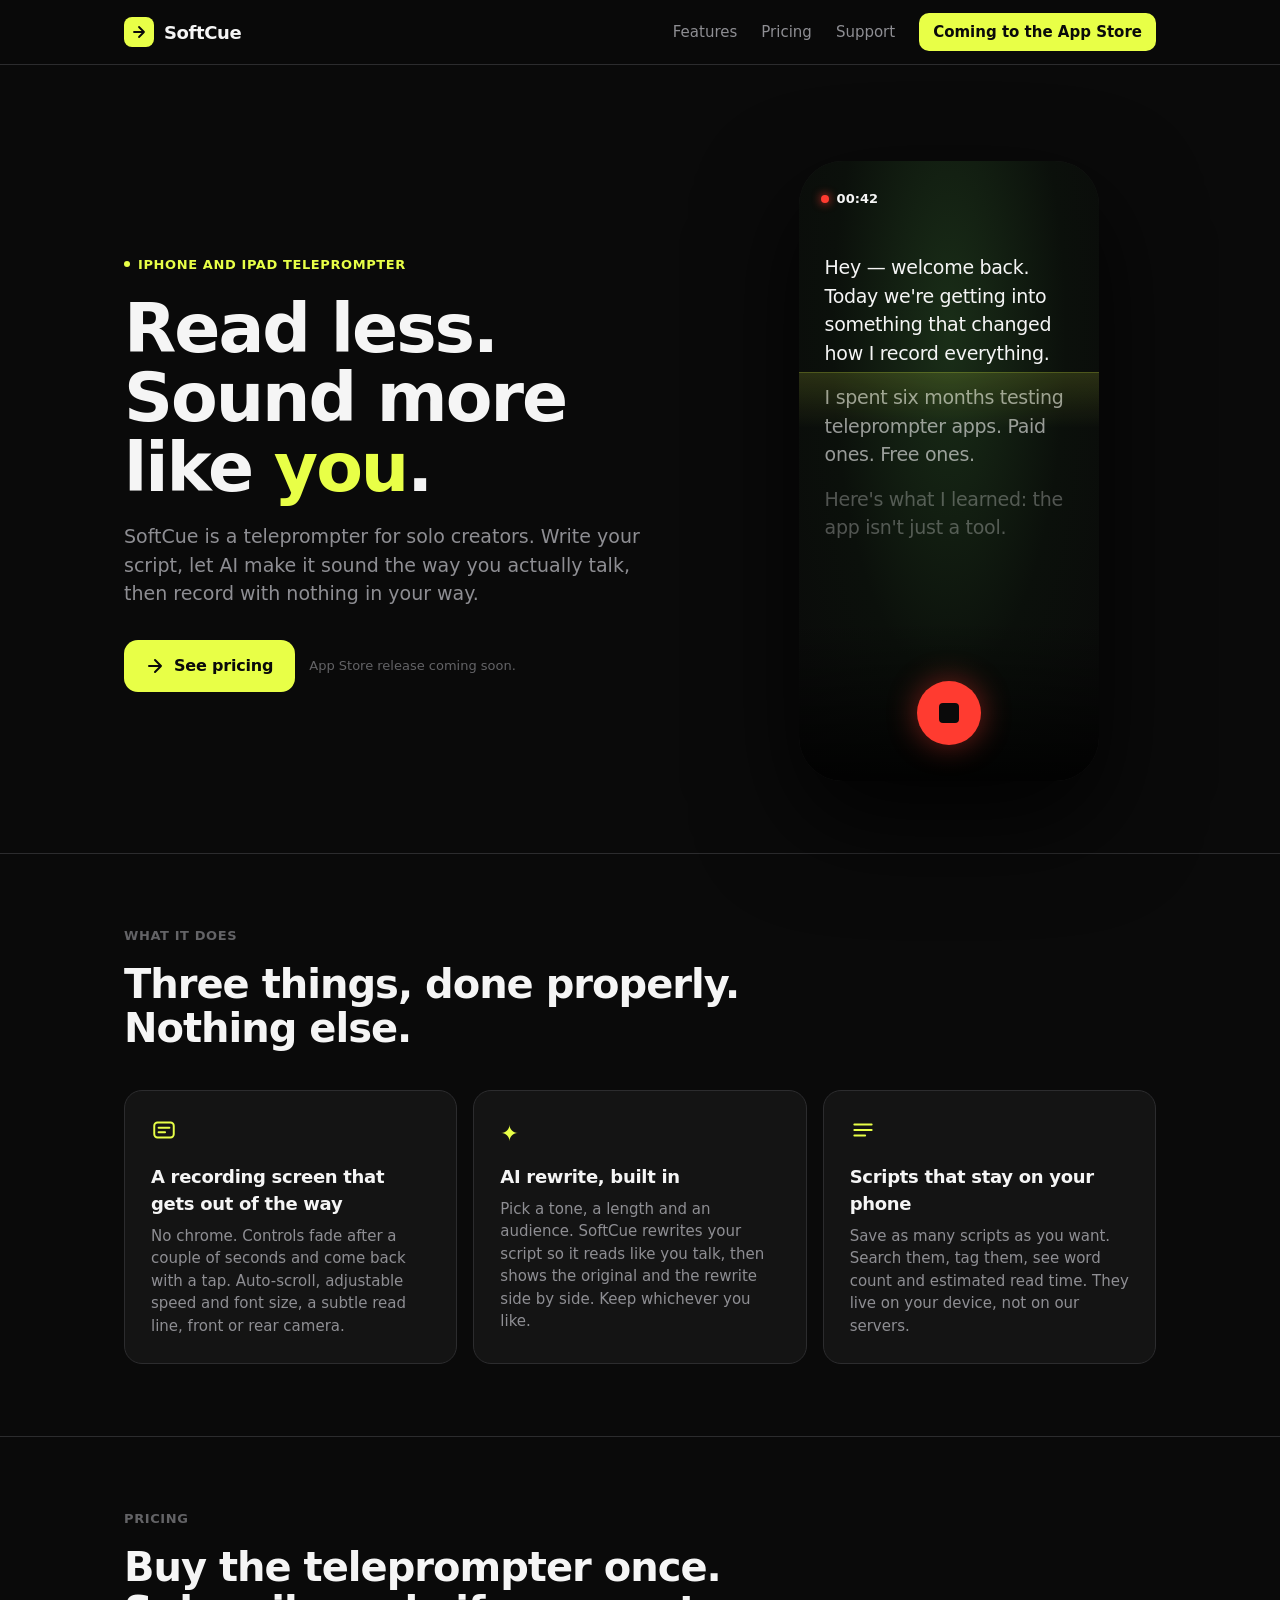
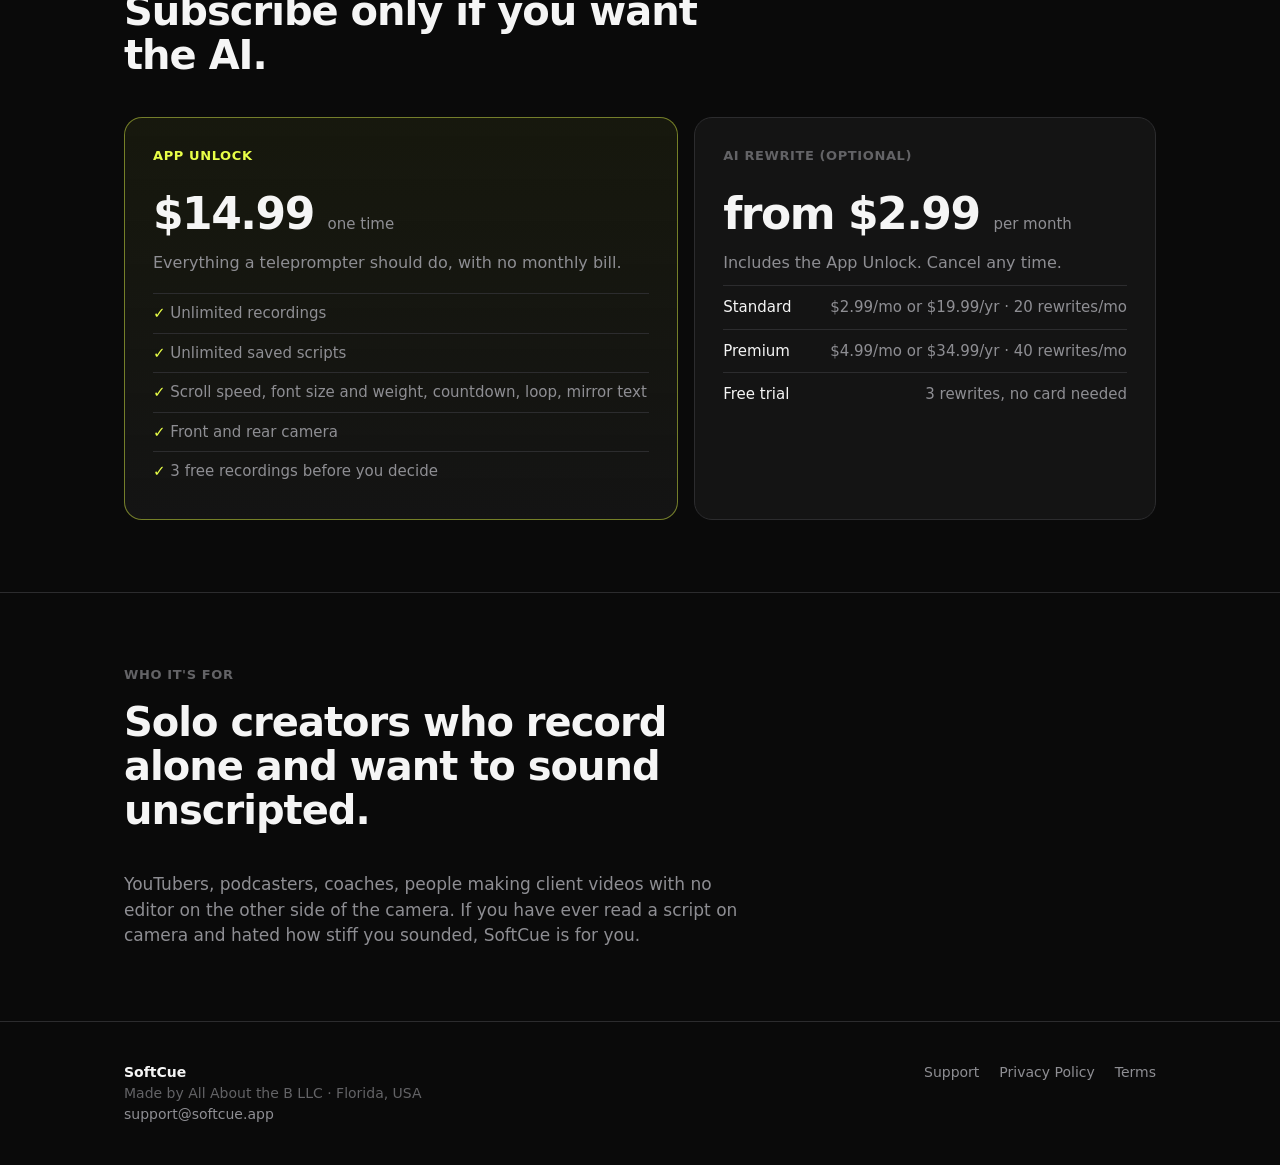
<file: index.html>
<!doctype html>
<html lang="en">
<head>
  <meta charset="utf-8">
  <meta name="viewport" content="width=device-width, initial-scale=1">
  <title>SoftCue — Teleprompter for creators who want to sound like themselves</title>
  <meta name="description" content="SoftCue is an iOS teleprompter for solo content creators. Clean recording screen, built-in AI script rewriting, and a one-time price for the teleprompter.">
  <meta property="og:title" content="SoftCue — Read less. Sound more like you.">
  <meta property="og:description" content="A teleprompter app for solo creators. Clean recording, AI script rewriting, no subscription for the core app.">
  <meta property="og:url" content="https://softcue.app/">
  <meta property="og:type" content="website">
  <meta name="theme-color" content="#0A0A0A">
  <link rel="icon" href="favicon.svg" type="image/svg+xml">
  <link rel="stylesheet" href="styles.css">
</head>
<body>

<header class="site-header">
  <div class="wrap">
    <a class="brand" href="/">
      <span class="mark"><svg width="16" height="16" viewBox="0 0 16 16" fill="none"><path d="M3 8h10M8 3l5 5-5 5" stroke="#0A0A0A" stroke-width="1.8" stroke-linecap="round" stroke-linejoin="round"/></svg></span>
      SoftCue
    </a>
    <nav class="nav">
      <a href="#features">Features</a>
      <a href="#pricing">Pricing</a>
      <a href="support.html">Support</a>
      <a class="cta" href="#pricing">Coming to the App Store</a>
    </nav>
  </div>
</header>

<main>
  <section class="hero" style="border-top:none">
    <div class="wrap">
      <div>
        <div class="eyebrow">iPhone and iPad teleprompter</div>
        <h1>Read less.<br>Sound more like <em>you</em>.</h1>
        <p class="lede">SoftCue is a teleprompter for solo creators. Write your script, let AI make it sound the way you actually talk, then record with nothing in your way.</p>
        <div class="actions">
          <a class="btn btn-primary" href="#pricing">
            <svg width="18" height="18" viewBox="0 0 18 18" fill="none"><path d="M3 9h12M9 3l6 6-6 6" stroke="#0A0A0A" stroke-width="2" stroke-linecap="round" stroke-linejoin="round"/></svg>
            See pricing
          </a>
          <span class="soon">App Store release coming soon.</span>
        </div>
      </div>
      <div class="phone" aria-hidden="true">
        <div class="feed"></div>
        <div class="timer"><i></i>00:42</div>
        <div class="script">
          <p>Hey — welcome back. Today we're getting into something that changed how I record everything.</p>
          <p>I spent six months testing teleprompter apps. Paid ones. Free ones.</p>
          <p>Here's what I learned: the app isn't just a tool.</p>
        </div>
        <div class="readline"></div>
        <div class="fade"></div>
        <div class="rec"><i></i></div>
      </div>
    </div>
  </section>

  <section id="features">
    <div class="wrap">
      <p class="section-title">What it does</p>
      <h2>Three things, done properly. Nothing else.</h2>
      <div class="grid">
        <div class="card">
          <div class="glyph">
            <svg width="26" height="26" viewBox="0 0 24 24" fill="none" stroke="#E8FF47" stroke-width="1.8" stroke-linecap="round"><rect x="3" y="5" width="18" height="14" rx="3"/><path d="M7 10h10M7 14h6"/></svg>
          </div>
          <h3>A recording screen that gets out of the way</h3>
          <p>No chrome. Controls fade after a couple of seconds and come back with a tap. Auto-scroll, adjustable speed and font size, a subtle read line, front or rear camera.</p>
        </div>
        <div class="card">
          <div class="glyph">✦</div>
          <h3>AI rewrite, built in</h3>
          <p>Pick a tone, a length and an audience. SoftCue rewrites your script so it reads like you talk, then shows the original and the rewrite side by side. Keep whichever you like.</p>
        </div>
        <div class="card">
          <div class="glyph">
            <svg width="26" height="26" viewBox="0 0 24 24" fill="none" stroke="#E8FF47" stroke-width="1.8" stroke-linecap="round" stroke-linejoin="round"><path d="M4 7h16M4 12h16M4 17h10"/></svg>
          </div>
          <h3>Scripts that stay on your phone</h3>
          <p>Save as many scripts as you want. Search them, tag them, see word count and estimated read time. They live on your device, not on our servers.</p>
        </div>
      </div>
    </div>
  </section>

  <section id="pricing">
    <div class="wrap">
      <p class="section-title">Pricing</p>
      <h2>Buy the teleprompter once. Subscribe only if you want the AI.</h2>
      <div class="pricing">
        <div class="price-card featured">
          <div class="section-title" style="color:#E8FF47">App Unlock</div>
          <div class="price">$14.99 <small>one time</small></div>
          <p style="color:var(--muted);margin:0">Everything a teleprompter should do, with no monthly bill.</p>
          <ul>
            <li>Unlimited recordings</li>
            <li>Unlimited saved scripts</li>
            <li>Scroll speed, font size and weight, countdown, loop, mirror text</li>
            <li>Front and rear camera</li>
            <li>3 free recordings before you decide</li>
          </ul>
        </div>
        <div class="price-card">
          <div class="section-title">AI Rewrite (optional)</div>
          <div class="price">from $2.99 <small>per month</small></div>
          <p style="color:var(--muted);margin:0 0 10px">Includes the App Unlock. Cancel any time.</p>
          <div class="tier-row"><span>Standard</span><span>$2.99/mo or $19.99/yr · 20 rewrites/mo</span></div>
          <div class="tier-row"><span>Premium</span><span>$4.99/mo or $34.99/yr · 40 rewrites/mo</span></div>
          <div class="tier-row"><span>Free trial</span><span>3 rewrites, no card needed</span></div>
        </div>
      </div>
    </div>
  </section>

  <section id="who">
    <div class="wrap">
      <p class="section-title">Who it's for</p>
      <h2>Solo creators who record alone and want to sound unscripted.</h2>
      <p style="color:var(--muted);max-width:640px;font-size:17px;margin:0">YouTubers, podcasters, coaches, people making client videos with no editor on the other side of the camera. If you have ever read a script on camera and hated how stiff you sounded, SoftCue is for you.</p>
    </div>
  </section>
</main>

<footer>
  <div class="wrap">
    <div>
      <div style="color:var(--text);font-weight:600">SoftCue</div>
      <div>Made by All About the B LLC · Florida, USA</div>
      <div><a href="mailto:support@softcue.app">support@softcue.app</a></div>
    </div>
    <div class="links">
      <a href="support.html">Support</a>
      <a href="privacy.html">Privacy Policy</a>
      <a href="terms.html">Terms</a>
    </div>
  </div>
</footer>

</body>
</html>
</file>
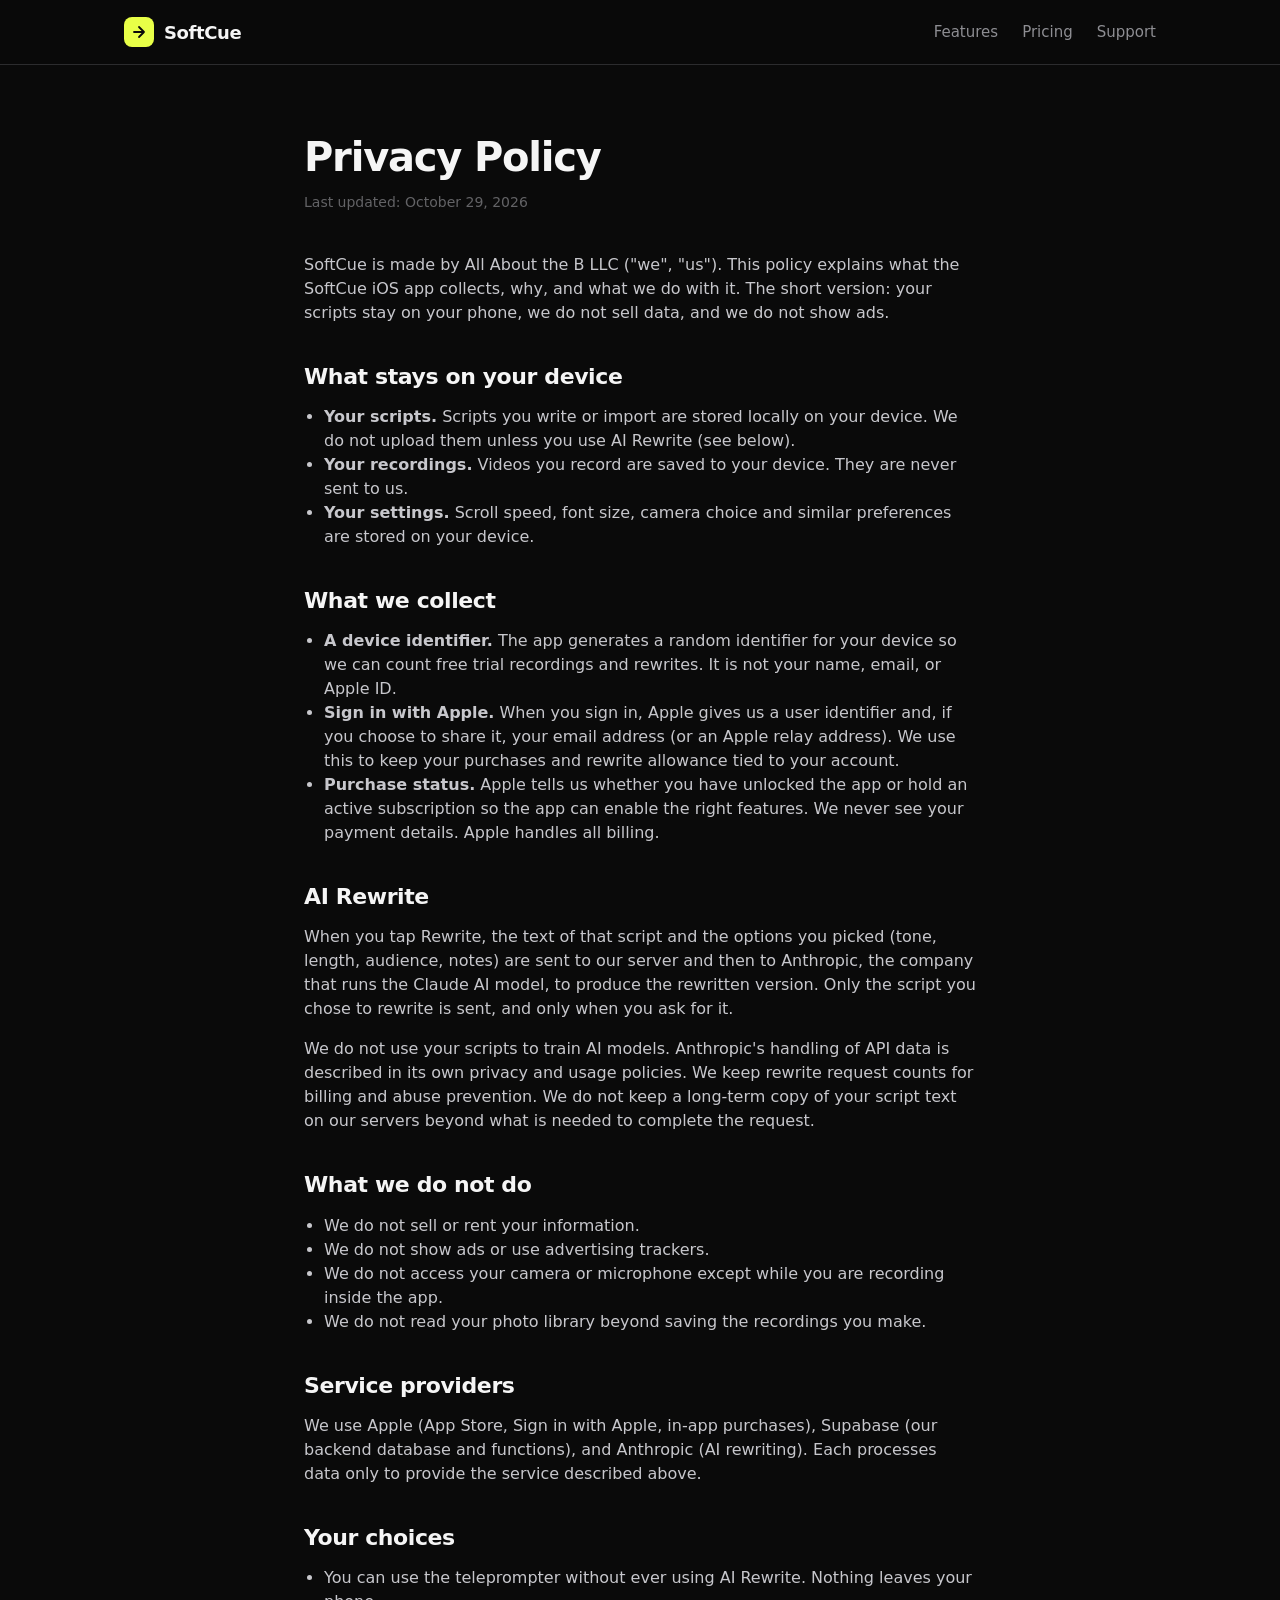
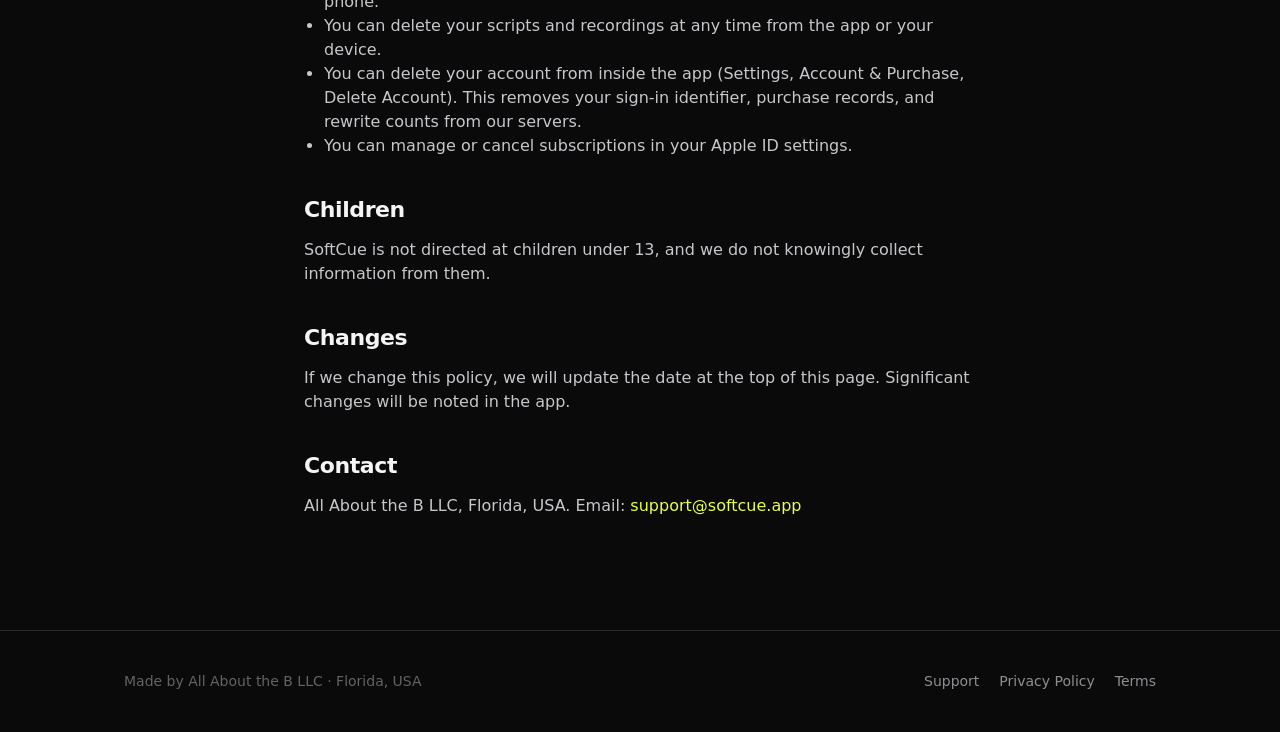
<file: privacy.html>
<!doctype html>
<html lang="en">
<head>
  <meta charset="utf-8">
  <meta name="viewport" content="width=device-width, initial-scale=1">
  <title>Privacy Policy — SoftCue</title>
  <meta name="theme-color" content="#0A0A0A">
  <link rel="icon" href="favicon.svg" type="image/svg+xml">
  <link rel="stylesheet" href="styles.css">
</head>
<body>

<header class="site-header">
  <div class="wrap">
    <a class="brand" href="/">
      <span class="mark"><svg width="16" height="16" viewBox="0 0 16 16" fill="none"><path d="M3 8h10M8 3l5 5-5 5" stroke="#0A0A0A" stroke-width="1.8" stroke-linecap="round" stroke-linejoin="round"/></svg></span>
      SoftCue
    </a>
    <nav class="nav">
      <a href="/#features">Features</a>
      <a href="/#pricing">Pricing</a>
      <a href="support.html">Support</a>
    </nav>
  </div>
</header>

<main class="doc">
  <h1>Privacy Policy</h1>
  <p class="updated">Last updated: October 29, 2026</p>

  <p>SoftCue is made by All About the B LLC ("we", "us"). This policy explains what the SoftCue iOS app collects, why, and what we do with it. The short version: your scripts stay on your phone, we do not sell data, and we do not show ads.</p>

  <h2>What stays on your device</h2>
  <ul>
    <li><strong>Your scripts.</strong> Scripts you write or import are stored locally on your device. We do not upload them unless you use AI Rewrite (see below).</li>
    <li><strong>Your recordings.</strong> Videos you record are saved to your device. They are never sent to us.</li>
    <li><strong>Your settings.</strong> Scroll speed, font size, camera choice and similar preferences are stored on your device.</li>
  </ul>

  <h2>What we collect</h2>
  <ul>
    <li><strong>A device identifier.</strong> The app generates a random identifier for your device so we can count free trial recordings and rewrites. It is not your name, email, or Apple ID.</li>
    <li><strong>Sign in with Apple.</strong> When you sign in, Apple gives us a user identifier and, if you choose to share it, your email address (or an Apple relay address). We use this to keep your purchases and rewrite allowance tied to your account.</li>
    <li><strong>Purchase status.</strong> Apple tells us whether you have unlocked the app or hold an active subscription so the app can enable the right features. We never see your payment details. Apple handles all billing.</li>
  </ul>

  <h2>AI Rewrite</h2>
  <p>When you tap Rewrite, the text of that script and the options you picked (tone, length, audience, notes) are sent to our server and then to Anthropic, the company that runs the Claude AI model, to produce the rewritten version. Only the script you chose to rewrite is sent, and only when you ask for it.</p>
  <p>We do not use your scripts to train AI models. Anthropic's handling of API data is described in its own privacy and usage policies. We keep rewrite request counts for billing and abuse prevention. We do not keep a long-term copy of your script text on our servers beyond what is needed to complete the request.</p>

  <h2>What we do not do</h2>
  <ul>
    <li>We do not sell or rent your information.</li>
    <li>We do not show ads or use advertising trackers.</li>
    <li>We do not access your camera or microphone except while you are recording inside the app.</li>
    <li>We do not read your photo library beyond saving the recordings you make.</li>
  </ul>

  <h2>Service providers</h2>
  <p>We use Apple (App Store, Sign in with Apple, in-app purchases), Supabase (our backend database and functions), and Anthropic (AI rewriting). Each processes data only to provide the service described above.</p>

  <h2>Your choices</h2>
  <ul>
    <li>You can use the teleprompter without ever using AI Rewrite. Nothing leaves your phone.</li>
    <li>You can delete your scripts and recordings at any time from the app or your device.</li>
    <li>You can delete your account from inside the app (Settings, Account &amp; Purchase, Delete Account). This removes your sign-in identifier, purchase records, and rewrite counts from our servers.</li>
    <li>You can manage or cancel subscriptions in your Apple ID settings.</li>
  </ul>

  <h2>Children</h2>
  <p>SoftCue is not directed at children under 13, and we do not knowingly collect information from them.</p>

  <h2>Changes</h2>
  <p>If we change this policy, we will update the date at the top of this page. Significant changes will be noted in the app.</p>

  <h2>Contact</h2>
  <p>All About the B LLC, Florida, USA. Email: <a href="mailto:support@softcue.app">support@softcue.app</a></p>
</main>

<footer>
  <div class="wrap">
    <div>Made by All About the B LLC · Florida, USA</div>
    <div class="links">
      <a href="support.html">Support</a>
      <a href="privacy.html">Privacy Policy</a>
      <a href="terms.html">Terms</a>
    </div>
  </div>
</footer>

</body>
</html>
</file>
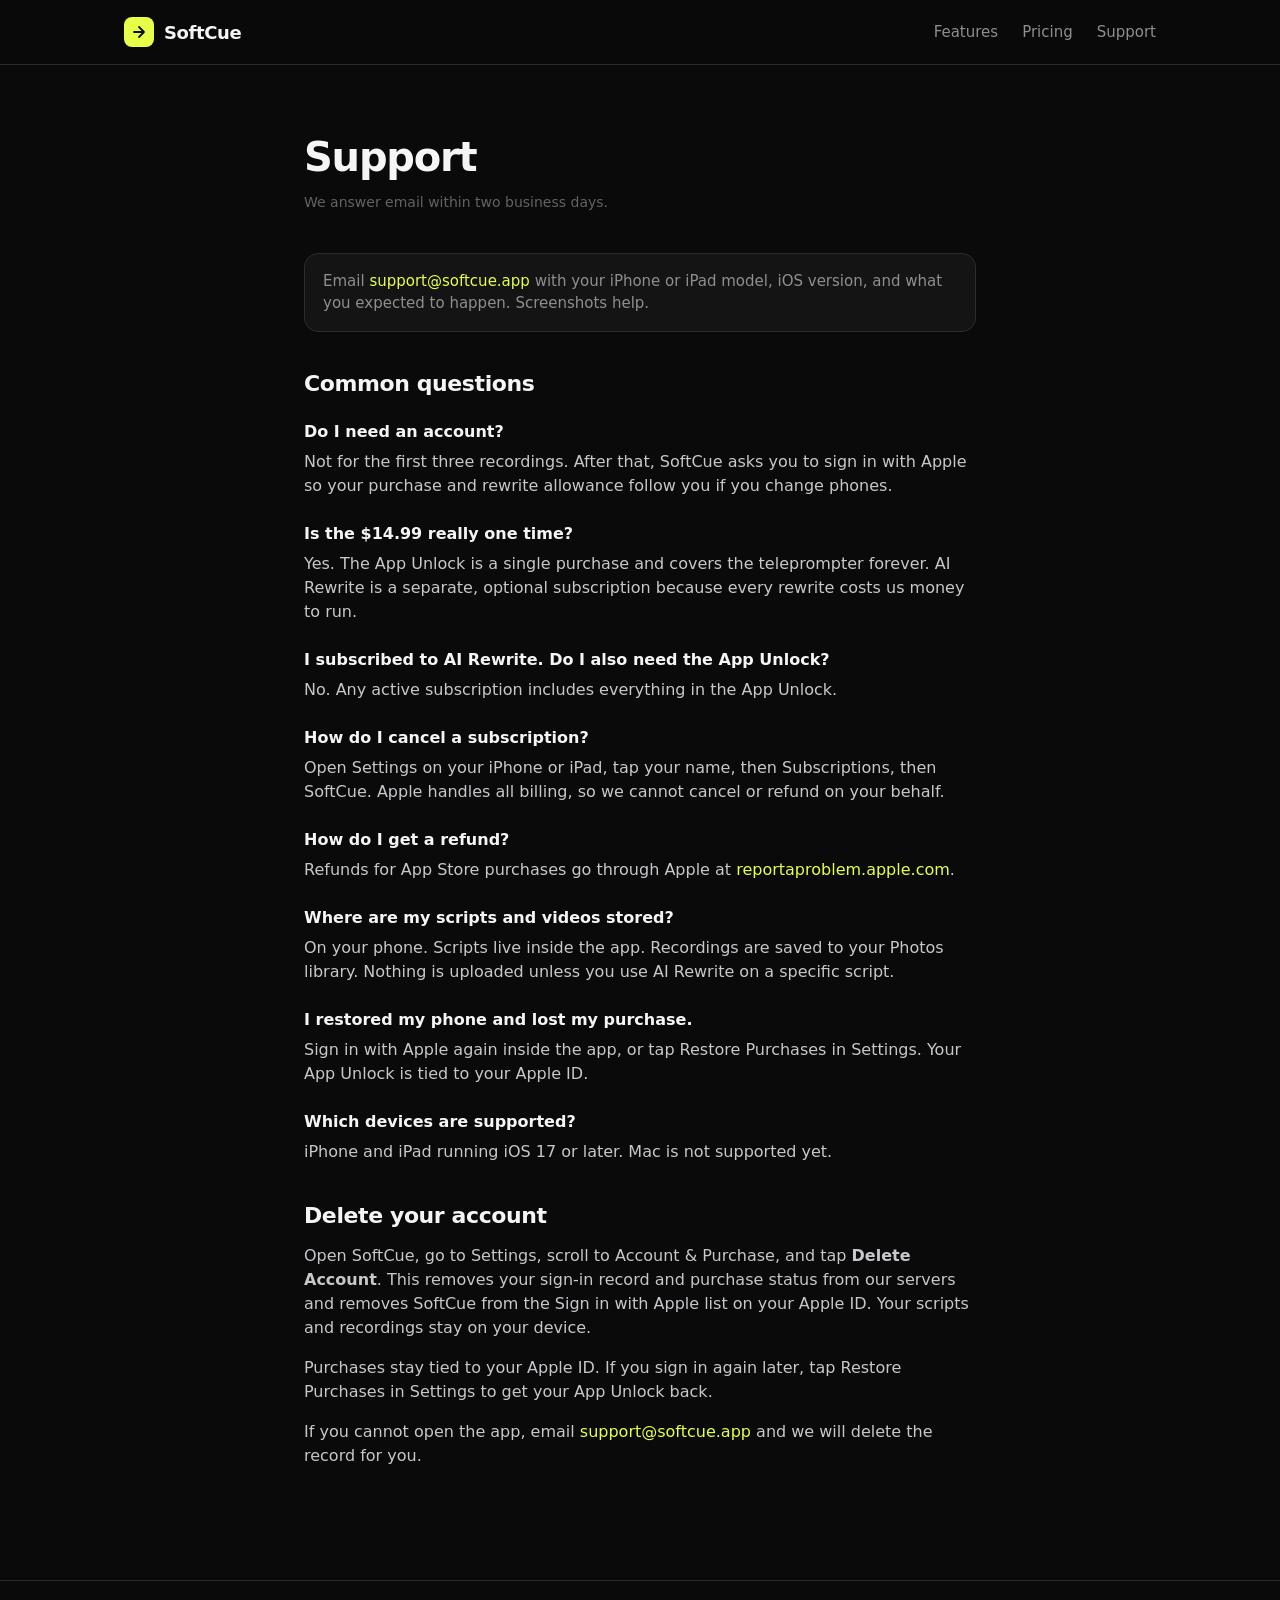
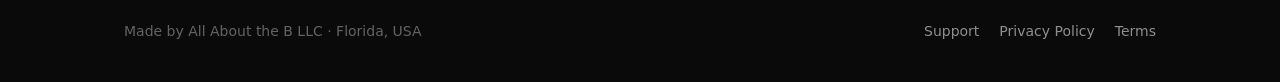
<file: support.html>
<!doctype html>
<html lang="en">
<head>
  <meta charset="utf-8">
  <meta name="viewport" content="width=device-width, initial-scale=1">
  <title>Support — SoftCue</title>
  <meta name="theme-color" content="#0A0A0A">
  <link rel="icon" href="favicon.svg" type="image/svg+xml">
  <link rel="stylesheet" href="styles.css">
</head>
<body>

<header class="site-header">
  <div class="wrap">
    <a class="brand" href="/">
      <span class="mark"><svg width="16" height="16" viewBox="0 0 16 16" fill="none"><path d="M3 8h10M8 3l5 5-5 5" stroke="#0A0A0A" stroke-width="1.8" stroke-linecap="round" stroke-linejoin="round"/></svg></span>
      SoftCue
    </a>
    <nav class="nav">
      <a href="/#features">Features</a>
      <a href="/#pricing">Pricing</a>
      <a href="support.html">Support</a>
    </nav>
  </div>
</header>

<main class="doc">
  <h1>Support</h1>
  <p class="updated">We answer email within two business days.</p>

  <div class="notice">
    Email <a href="mailto:support@softcue.app">support@softcue.app</a> with your iPhone or iPad model, iOS version, and what you expected to happen. Screenshots help.
  </div>

  <h2>Common questions</h2>
  <dl class="faq">
    <dt>Do I need an account?</dt>
    <dd>Not for the first three recordings. After that, SoftCue asks you to sign in with Apple so your purchase and rewrite allowance follow you if you change phones.</dd>

    <dt>Is the $14.99 really one time?</dt>
    <dd>Yes. The App Unlock is a single purchase and covers the teleprompter forever. AI Rewrite is a separate, optional subscription because every rewrite costs us money to run.</dd>

    <dt>I subscribed to AI Rewrite. Do I also need the App Unlock?</dt>
    <dd>No. Any active subscription includes everything in the App Unlock.</dd>

    <dt>How do I cancel a subscription?</dt>
    <dd>Open Settings on your iPhone or iPad, tap your name, then Subscriptions, then SoftCue. Apple handles all billing, so we cannot cancel or refund on your behalf.</dd>

    <dt>How do I get a refund?</dt>
    <dd>Refunds for App Store purchases go through Apple at <a href="https://reportaproblem.apple.com" rel="noopener">reportaproblem.apple.com</a>.</dd>

    <dt>Where are my scripts and videos stored?</dt>
    <dd>On your phone. Scripts live inside the app. Recordings are saved to your Photos library. Nothing is uploaded unless you use AI Rewrite on a specific script.</dd>

    <dt>I restored my phone and lost my purchase.</dt>
    <dd>Sign in with Apple again inside the app, or tap Restore Purchases in Settings. Your App Unlock is tied to your Apple ID.</dd>

    <dt>Which devices are supported?</dt>
    <dd>iPhone and iPad running iOS 17 or later. Mac is not supported yet.</dd>
  </dl>

  <h2>Delete your account</h2>
  <p>Open SoftCue, go to Settings, scroll to Account &amp; Purchase, and tap <strong>Delete Account</strong>. This removes your sign-in record and purchase status from our servers and removes SoftCue from the Sign in with Apple list on your Apple ID. Your scripts and recordings stay on your device.</p>
  <p>Purchases stay tied to your Apple ID. If you sign in again later, tap Restore Purchases in Settings to get your App Unlock back.</p>
  <p>If you cannot open the app, email <a href="mailto:support@softcue.app">support@softcue.app</a> and we will delete the record for you.</p>
</main>

<footer>
  <div class="wrap">
    <div>Made by All About the B LLC · Florida, USA</div>
    <div class="links">
      <a href="support.html">Support</a>
      <a href="privacy.html">Privacy Policy</a>
      <a href="terms.html">Terms</a>
    </div>
  </div>
</footer>

</body>
</html>
</file>
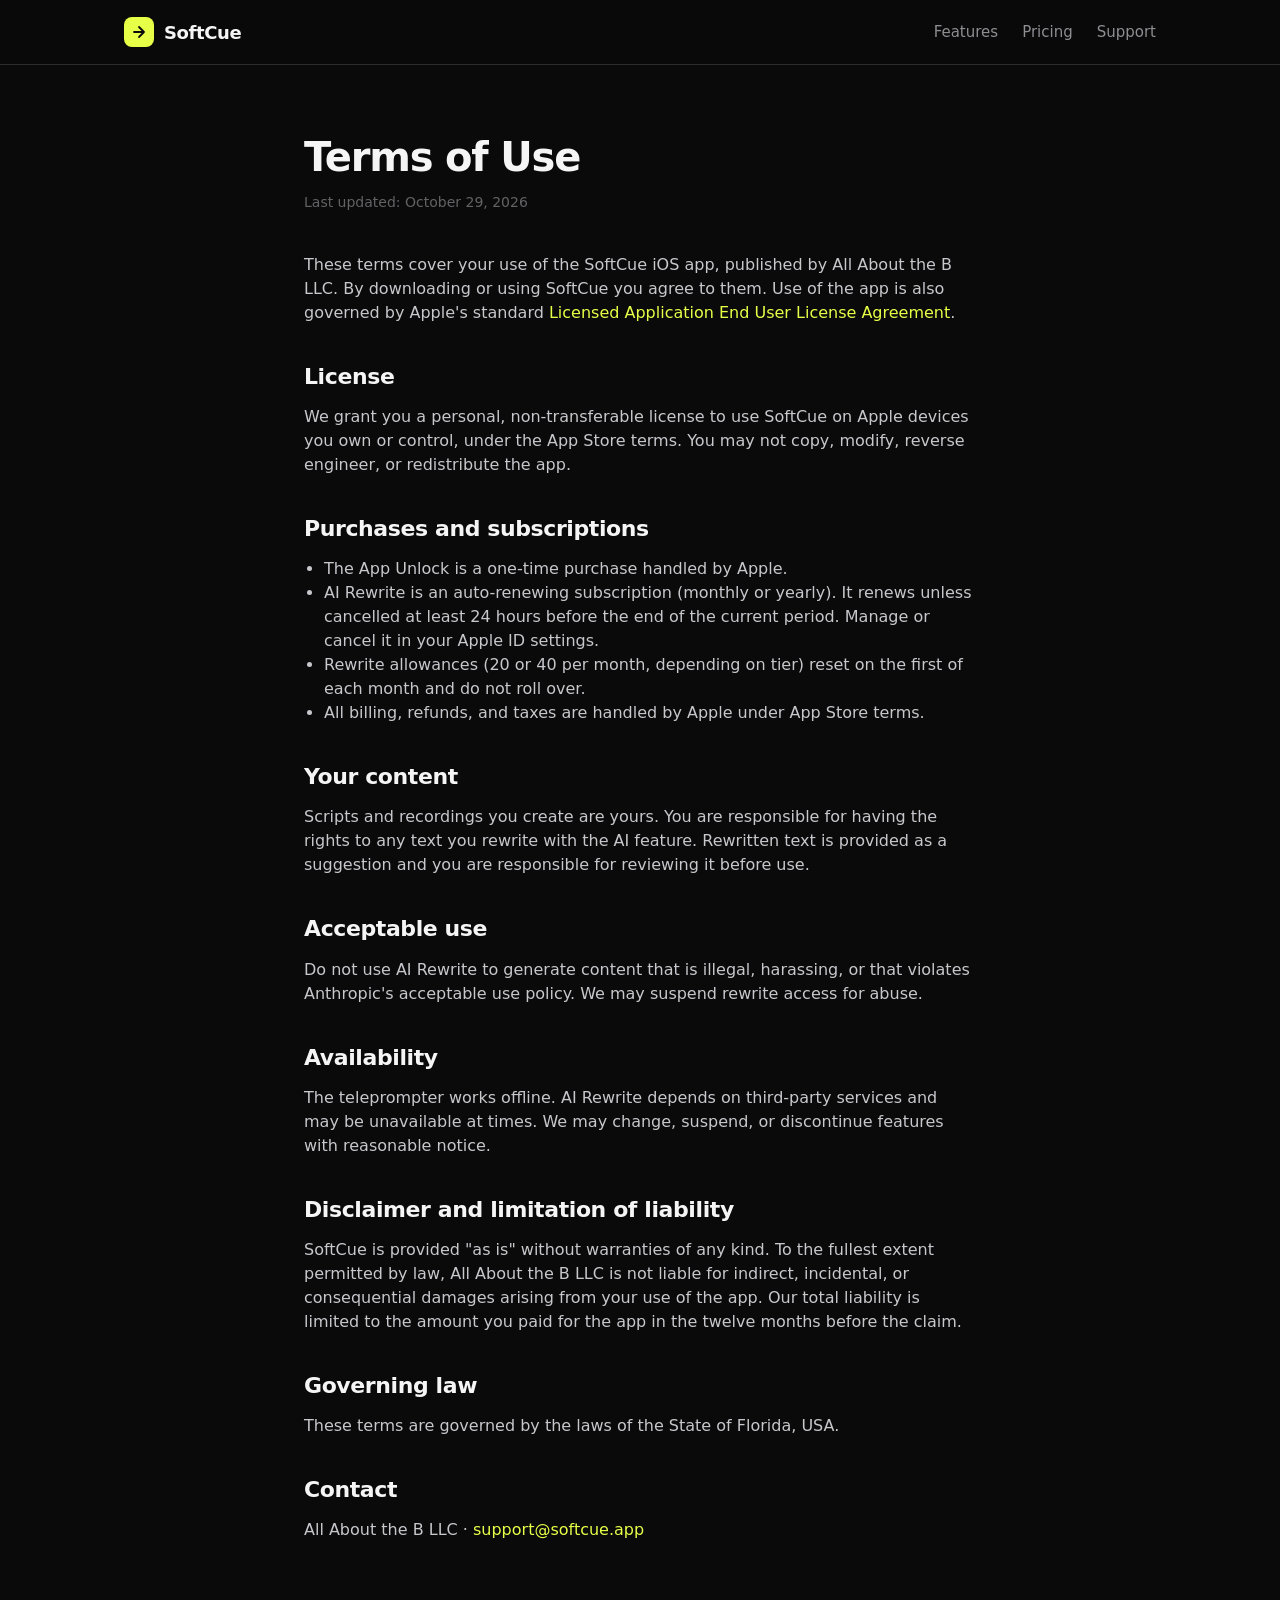
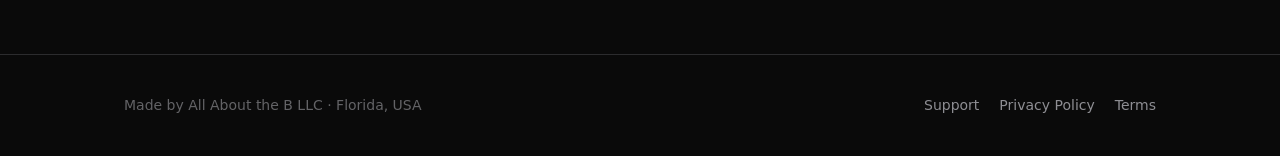
<file: terms.html>
<!doctype html>
<html lang="en">
<head>
  <meta charset="utf-8">
  <meta name="viewport" content="width=device-width, initial-scale=1">
  <title>Terms of Use — SoftCue</title>
  <meta name="theme-color" content="#0A0A0A">
  <link rel="icon" href="favicon.svg" type="image/svg+xml">
  <link rel="stylesheet" href="styles.css">
</head>
<body>

<header class="site-header">
  <div class="wrap">
    <a class="brand" href="/">
      <span class="mark"><svg width="16" height="16" viewBox="0 0 16 16" fill="none"><path d="M3 8h10M8 3l5 5-5 5" stroke="#0A0A0A" stroke-width="1.8" stroke-linecap="round" stroke-linejoin="round"/></svg></span>
      SoftCue
    </a>
    <nav class="nav">
      <a href="/#features">Features</a>
      <a href="/#pricing">Pricing</a>
      <a href="support.html">Support</a>
    </nav>
  </div>
</header>

<main class="doc">
  <h1>Terms of Use</h1>
  <p class="updated">Last updated: October 29, 2026</p>

  <p>These terms cover your use of the SoftCue iOS app, published by All About the B LLC. By downloading or using SoftCue you agree to them. Use of the app is also governed by Apple's standard <a href="https://www.apple.com/legal/internet-services/itunes/dev/stdeula/" rel="noopener">Licensed Application End User License Agreement</a>.</p>

  <h2>License</h2>
  <p>We grant you a personal, non-transferable license to use SoftCue on Apple devices you own or control, under the App Store terms. You may not copy, modify, reverse engineer, or redistribute the app.</p>

  <h2>Purchases and subscriptions</h2>
  <ul>
    <li>The App Unlock is a one-time purchase handled by Apple.</li>
    <li>AI Rewrite is an auto-renewing subscription (monthly or yearly). It renews unless cancelled at least 24 hours before the end of the current period. Manage or cancel it in your Apple ID settings.</li>
    <li>Rewrite allowances (20 or 40 per month, depending on tier) reset on the first of each month and do not roll over.</li>
    <li>All billing, refunds, and taxes are handled by Apple under App Store terms.</li>
  </ul>

  <h2>Your content</h2>
  <p>Scripts and recordings you create are yours. You are responsible for having the rights to any text you rewrite with the AI feature. Rewritten text is provided as a suggestion and you are responsible for reviewing it before use.</p>

  <h2>Acceptable use</h2>
  <p>Do not use AI Rewrite to generate content that is illegal, harassing, or that violates Anthropic's acceptable use policy. We may suspend rewrite access for abuse.</p>

  <h2>Availability</h2>
  <p>The teleprompter works offline. AI Rewrite depends on third-party services and may be unavailable at times. We may change, suspend, or discontinue features with reasonable notice.</p>

  <h2>Disclaimer and limitation of liability</h2>
  <p>SoftCue is provided "as is" without warranties of any kind. To the fullest extent permitted by law, All About the B LLC is not liable for indirect, incidental, or consequential damages arising from your use of the app. Our total liability is limited to the amount you paid for the app in the twelve months before the claim.</p>

  <h2>Governing law</h2>
  <p>These terms are governed by the laws of the State of Florida, USA.</p>

  <h2>Contact</h2>
  <p>All About the B LLC · <a href="mailto:support@softcue.app">support@softcue.app</a></p>
</main>

<footer>
  <div class="wrap">
    <div>Made by All About the B LLC · Florida, USA</div>
    <div class="links">
      <a href="support.html">Support</a>
      <a href="privacy.html">Privacy Policy</a>
      <a href="terms.html">Terms</a>
    </div>
  </div>
</footer>

</body>
</html>
</file>
<file: styles.css>
:root {
  --bg: #0A0A0A;
  --surface: #141414;
  --surface-2: #1C1C1E;
  --border: #2C2C2E;
  --text: #F5F5F5;
  --muted: #8E8E93;
  --muted-2: #636366;
  --accent: #E8FF47;
  --danger: #FF3B30;
  --max: 1080px;
}

* { box-sizing: border-box; }
html { scroll-behavior: smooth; }
body {
  margin: 0;
  background: var(--bg);
  color: var(--text);
  font-family: -apple-system, BlinkMacSystemFont, "SF Pro Display", "SF Pro Text", Inter, system-ui, sans-serif;
  -webkit-font-smoothing: antialiased;
  line-height: 1.5;
}
a { color: var(--accent); text-decoration: none; }
a:hover { text-decoration: underline; }
img, svg { display: block; }

.wrap { max-width: var(--max); margin: 0 auto; padding: 0 24px; }

/* Header */
.site-header {
  position: sticky; top: 0; z-index: 10;
  background: rgba(10,10,10,0.85);
  backdrop-filter: blur(16px);
  -webkit-backdrop-filter: blur(16px);
  border-bottom: 1px solid var(--border);
}
.site-header .wrap { display: flex; align-items: center; justify-content: space-between; height: 64px; }
.brand { display: flex; align-items: center; gap: 10px; color: var(--text); font-weight: 700; font-size: 18px; letter-spacing: -0.4px; }
.brand:hover { text-decoration: none; }
.mark { width: 30px; height: 30px; background: var(--accent); border-radius: 8px; display: grid; place-items: center; }
.nav { display: flex; gap: 24px; align-items: center; }
.nav a { color: var(--muted); font-size: 15px; font-weight: 500; }
.nav a:hover { color: var(--text); text-decoration: none; }
.nav .cta { background: var(--accent); color: #0A0A0A; padding: 8px 14px; border-radius: 10px; font-weight: 700; }
.nav .cta:hover { color: #0A0A0A; filter: brightness(1.05); }

/* Hero */
.hero { padding: 96px 0 72px; }
.hero .wrap { display: grid; grid-template-columns: 1.15fr 0.85fr; gap: 56px; align-items: center; }
.eyebrow { display: inline-flex; align-items: center; gap: 8px; color: var(--accent); font-size: 13px; font-weight: 600; letter-spacing: 0.6px; text-transform: uppercase; margin-bottom: 20px; }
.eyebrow::before { content: ""; width: 6px; height: 6px; border-radius: 50%; background: var(--accent); }
h1 { font-size: clamp(40px, 6vw, 68px); line-height: 1.02; letter-spacing: -2px; margin: 0 0 20px; font-weight: 800; }
h1 em { font-style: normal; color: var(--accent); }
.lede { font-size: 19px; color: var(--muted); max-width: 520px; margin: 0 0 32px; }
.actions { display: flex; gap: 14px; align-items: center; flex-wrap: wrap; }
.btn { display: inline-flex; align-items: center; gap: 10px; padding: 14px 22px; border-radius: 14px; font-weight: 700; font-size: 16px; letter-spacing: -0.2px; }
.btn:hover { text-decoration: none; }
.btn-primary { background: var(--accent); color: #0A0A0A; }
.btn-secondary { background: var(--surface-2); color: var(--text); border: 1px solid var(--border); }
.soon { color: var(--muted-2); font-size: 13px; }

/* Phone mock */
.phone {
  width: 300px; aspect-ratio: 300 / 620; margin: 0 auto;
  background: #060606; border-radius: 44px; position: relative; overflow: hidden;
  box-shadow: 0 40px 100px rgba(0,0,0,0.8), inset 0 0 0 1px rgba(255,255,255,0.08);
}
.phone .feed { position: absolute; inset: 0; background: radial-gradient(ellipse at 50% 28%, #1a2e18 0%, #0b100b 55%, #0A0A0A 100%); }
.phone .timer { position: absolute; top: 28px; left: 22px; display: flex; gap: 8px; align-items: center; font-size: 13px; font-weight: 600; }
.phone .timer i { width: 8px; height: 8px; border-radius: 50%; background: var(--danger); box-shadow: 0 0 10px var(--danger); }
.phone .script { position: absolute; top: 92px; left: 26px; right: 26px; font-size: 19px; line-height: 1.5; font-weight: 500; letter-spacing: -0.3px; }
.phone .script p { margin: 0 0 16px; }
.phone .script p:nth-child(1) { color: var(--text); }
.phone .script p:nth-child(2) { color: rgba(245,245,245,0.6); }
.phone .script p:nth-child(3) { color: rgba(245,245,245,0.3); }
.phone .readline { position: absolute; left: 0; right: 0; top: 34%; height: 56px; background: linear-gradient(180deg, rgba(232,255,71,0.14), transparent); border-top: 1px solid rgba(232,255,71,0.3); }
.phone .rec { position: absolute; bottom: 36px; left: 50%; transform: translateX(-50%); width: 64px; height: 64px; border-radius: 50%; background: var(--danger); box-shadow: 0 0 30px rgba(255,59,48,0.45); display: grid; place-items: center; }
.phone .rec i { width: 20px; height: 20px; border-radius: 4px; background: #0A0A0A; }
.phone .fade { position: absolute; left: 0; right: 0; bottom: 0; height: 160px; background: linear-gradient(0deg, rgba(0,0,0,0.85), transparent); }

/* Sections */
section { padding: 72px 0; border-top: 1px solid var(--border); }
.section-title { font-size: 13px; font-weight: 600; letter-spacing: 0.6px; text-transform: uppercase; color: var(--muted-2); margin: 0 0 16px; }
h2 { font-size: clamp(28px, 4vw, 40px); letter-spacing: -1px; line-height: 1.1; margin: 0 0 40px; max-width: 640px; }
.grid { display: grid; grid-template-columns: repeat(3, 1fr); gap: 16px; }
.card { background: var(--surface); border: 1px solid var(--border); border-radius: 18px; padding: 26px; }
.card .glyph { color: var(--accent); font-size: 22px; margin-bottom: 18px; height: 28px; }
.card h3 { font-size: 18px; margin: 0 0 8px; letter-spacing: -0.3px; }
.card p { color: var(--muted); margin: 0; font-size: 15px; }

/* Pricing */
.pricing { display: grid; grid-template-columns: 1.2fr 1fr; gap: 16px; }
.price-card { background: var(--surface); border: 1px solid var(--border); border-radius: 18px; padding: 28px; }
.price-card.featured { border-color: rgba(232,255,71,0.45); background: linear-gradient(180deg, rgba(232,255,71,0.06), var(--surface)); }
.price { font-size: 44px; font-weight: 800; letter-spacing: -1.5px; margin: 8px 0 4px; }
.price small { font-size: 15px; font-weight: 500; color: var(--muted); letter-spacing: 0; }
.price-card ul { list-style: none; padding: 0; margin: 18px 0 0; }
.price-card li { color: var(--muted); font-size: 15px; padding: 8px 0; border-top: 1px solid var(--border); }
.price-card li::before { content: "✓ "; color: var(--accent); }
.tier-row { display: flex; justify-content: space-between; gap: 12px; padding: 10px 0; border-top: 1px solid var(--border); font-size: 15px; }
.tier-row span:last-child { color: var(--muted); }

/* Footer */
footer { border-top: 1px solid var(--border); padding: 40px 0; color: var(--muted-2); font-size: 14px; }
footer .wrap { display: flex; justify-content: space-between; gap: 24px; flex-wrap: wrap; }
footer a { color: var(--muted); }
footer .links { display: flex; gap: 20px; }

/* Legal / content pages */
.doc { max-width: 720px; padding: 72px 24px 96px; margin: 0 auto; }
.doc h1 { font-size: 40px; letter-spacing: -1.2px; margin-bottom: 8px; }
.doc .updated { color: var(--muted-2); font-size: 14px; margin-bottom: 40px; }
.doc h2 { font-size: 22px; margin: 40px 0 12px; letter-spacing: -0.4px; }
.doc p, .doc li { color: #C7C7CC; font-size: 16px; }
.doc ul { padding-left: 20px; }
.doc .faq dt { font-weight: 600; margin-top: 24px; }
.doc .faq dd { margin: 6px 0 0; color: #C7C7CC; }
.notice { background: var(--surface); border: 1px solid var(--border); border-radius: 14px; padding: 16px 18px; color: var(--muted); font-size: 15px; }

@media (max-width: 820px) {
  .hero { padding: 56px 0 48px; }
  .hero .wrap { grid-template-columns: 1fr; gap: 40px; }
  .phone { width: 260px; }
  .grid, .pricing { grid-template-columns: 1fr; }
  .nav a:not(.cta) { display: none; }
}
</file>
